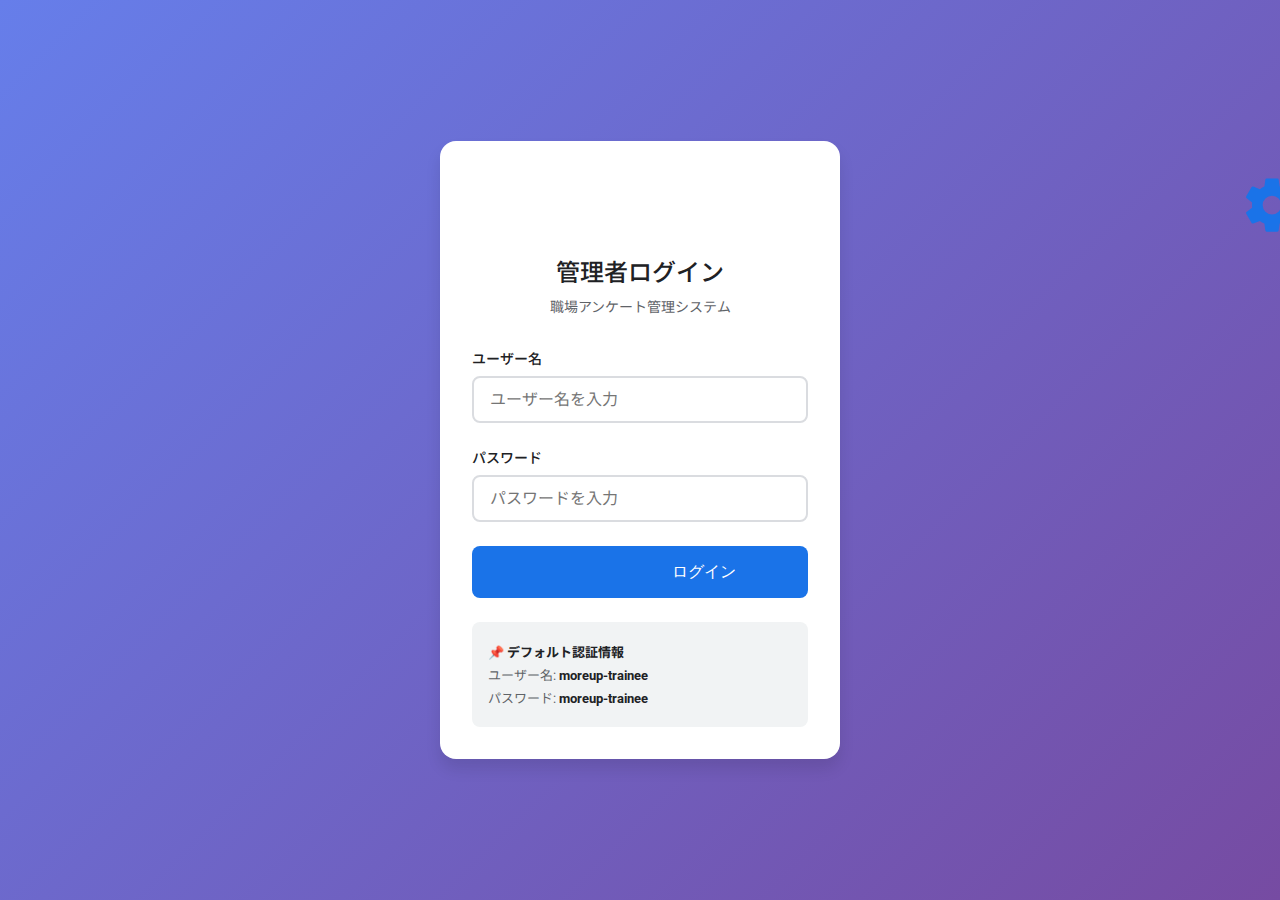
<file: admin-login.html>
<!DOCTYPE html>
<html lang="ja">
<head>
  <meta charset="UTF-8">
  <meta name="viewport" content="width=device-width, initial-scale=1.0">
  <title>管理者ログイン｜職場アンケート</title>
  
  <!-- Google Fonts -->
  <link href="https://fonts.googleapis.com/css2?family=Roboto:wght@300;400;500;700&family=Noto+Sans+JP:wght@300;400;500;700&display=swap" rel="stylesheet">
  
  <!-- Material Icons -->
  <link href="https://fonts.googleapis.com/icon?family=Material+Icons" rel="stylesheet">
  
  <style>
    /* ===========================
       グローバル設定
       =========================== */
    :root {
      --primary-color: #1a73e8;
      --primary-dark: #1557b0;
      --primary-light: #4285f4;
      --background: #f8f9fa;
      --surface: #ffffff;
      --text-primary: #202124;
      --text-secondary: #5f6368;
      --border-color: #dadce0;
      --shadow: rgba(0, 0, 0, 0.1);
      --error: #d93025;
      --spacing-md: 16px;
      --spacing-lg: 24px;
      --spacing-xl: 32px;
      --shadow-lg: 0 10px 15px rgba(0, 0, 0, 0.1);
      --transition: all 0.3s cubic-bezier(0.4, 0, 0.2, 1);
    }

    * {
      margin: 0;
      padding: 0;
      box-sizing: border-box;
    }

    body {
      font-family: 'Roboto', 'Noto Sans JP', sans-serif;
      background: linear-gradient(135deg, #667eea 0%, #764ba2 100%);
      min-height: 100vh;
      display: flex;
      justify-content: center;
      align-items: center;
      padding: var(--spacing-lg);
    }

    /* ===========================
       ログインカード
       =========================== */
    .login-container {
      background: var(--surface);
      border-radius: 16px;
      box-shadow: var(--shadow-lg);
      padding: var(--spacing-xl);
      max-width: 400px;
      width: 100%;
      animation: fadeInUp 0.6s ease-out;
    }

    .login-header {
      text-align: center;
      margin-bottom: var(--spacing-xl);
    }

    .login-icon {
      font-size: 64px;
      color: var(--primary-color);
      margin-bottom: var(--spacing-md);
    }

    .login-header h1 {
      font-size: 24px;
      font-weight: 500;
      color: var(--text-primary);
      margin-bottom: 8px;
    }

    .login-header p {
      font-size: 14px;
      color: var(--text-secondary);
    }

    /* ===========================
       フォーム
       =========================== */
    .form-group {
      margin-bottom: var(--spacing-lg);
    }

    .form-group label {
      display: block;
      font-size: 14px;
      font-weight: 500;
      color: var(--text-primary);
      margin-bottom: 8px;
    }

    .form-group input {
      width: 100%;
      padding: 12px 16px;
      border: 2px solid var(--border-color);
      border-radius: 8px;
      font-size: 16px;
      font-family: inherit;
      transition: var(--transition);
    }

    .form-group input:focus {
      outline: none;
      border-color: var(--primary-color);
      box-shadow: 0 0 0 3px rgba(26, 115, 232, 0.1);
    }

    /* ===========================
       エラーメッセージ
       =========================== */
    .error-message {
      display: none;
      background: #fce8e6;
      color: var(--error);
      padding: 12px 16px;
      border-radius: 8px;
      margin-bottom: var(--spacing-md);
      font-size: 14px;
      animation: shake 0.5s;
    }

    .error-message.show {
      display: block;
    }

    /* ===========================
       ログインボタン
       =========================== */
    .btn-login {
      width: 100%;
      background: var(--primary-color);
      color: white;
      border: none;
      border-radius: 8px;
      padding: 14px;
      font-size: 16px;
      font-weight: 500;
      cursor: pointer;
      transition: var(--transition);
      display: flex;
      align-items: center;
      justify-content: center;
      gap: 8px;
    }

    .btn-login:hover {
      background: var(--primary-dark);
      transform: translateY(-2px);
      box-shadow: var(--shadow-lg);
    }

    .btn-login:active {
      transform: translateY(0);
    }

    /* ===========================
       デフォルト認証情報
       =========================== */
    .default-credentials {
      margin-top: var(--spacing-lg);
      padding: var(--spacing-md);
      background: #f1f3f4;
      border-radius: 8px;
      font-size: 13px;
      color: var(--text-secondary);
    }

    .default-credentials p {
      margin: 4px 0;
    }

    .default-credentials strong {
      color: var(--text-primary);
    }

    /* ===========================
       アニメーション
       =========================== */
    @keyframes fadeInUp {
      from {
        opacity: 0;
        transform: translateY(20px);
      }
      to {
        opacity: 1;
        transform: translateY(0);
      }
    }

    @keyframes shake {
      0%, 100% { transform: translateX(0); }
      25% { transform: translateX(-10px); }
      75% { transform: translateX(10px); }
    }

    /* ===========================
       レスポンシブ
       =========================== */
    @media (max-width: 480px) {
      .login-container {
        padding: var(--spacing-lg);
      }

      .login-header h1 {
        font-size: 20px;
      }

      .login-icon {
        font-size: 48px;
      }
    }
  </style>
</head>
<body>

  <div class="login-container">
    <!-- ヘッダー -->
    <div class="login-header">
      <div class="material-icons login-icon">admin_panel_settings</div>
      <h1>管理者ログイン</h1>
      <p>職場アンケート管理システム</p>
    </div>

    <!-- エラーメッセージ -->
    <div class="error-message" id="errorMessage">
      <span class="material-icons" style="vertical-align: middle; font-size: 18px;">error</span>
      ユーザー名またはパスワードが正しくありません
    </div>

    <!-- ログインフォーム -->
    <form id="loginForm" onsubmit="handleLogin(event)">
      <div class="form-group">
        <label for="username">ユーザー名</label>
        <input 
          type="text" 
          id="username" 
          name="username" 
          placeholder="ユーザー名を入力"
          required
          autocomplete="username"
        >
      </div>

      <div class="form-group">
        <label for="password">パスワード</label>
        <input 
          type="password" 
          id="password" 
          name="password" 
          placeholder="パスワードを入力"
          required
          autocomplete="current-password"
        >
      </div>

      <button type="submit" class="btn-login">
        <span class="material-icons">login</span>
        ログイン
      </button>
    </form>

    <!-- デフォルト認証情報（開発用） -->
    <div class="default-credentials">
      <p>📌 <strong>デフォルト認証情報</strong></p>
      <p>ユーザー名: <strong>moreup-trainee</strong></p>
      <p>パスワード: <strong>moreup-trainee</strong></p>
    </div>
  </div>

  <script>
    // ===========================
    // ログイン処理
    // ===========================
    function handleLogin(event) {
      event.preventDefault();
      
      const username = document.getElementById('username').value.trim();
      const password = document.getElementById('password').value.trim();
      const errorMessage = document.getElementById('errorMessage');
      
      // デフォルト認証情報
      const validUsername = 'moreup-trainee';
      const validPassword = 'moreup-trainee';
      
      if (username === validUsername && password === validPassword) {
        // ログイン成功
        sessionStorage.setItem('adminLoggedIn', 'true');
        sessionStorage.setItem('adminUsername', username);
        sessionStorage.setItem('loginTime', new Date().toISOString());
        
        // 管理画面へリダイレクト
        window.location.href = 'admin-dashboard.html';
      } else {
        // ログイン失敗
        errorMessage.classList.add('show');
        
        // 3秒後にエラーメッセージを非表示
        setTimeout(() => {
          errorMessage.classList.remove('show');
        }, 3000);
        
        // パスワードフィールドをクリア
        document.getElementById('password').value = '';
      }
    }

    // ===========================
    // すでにログイン済みの場合
    // ===========================
    window.addEventListener('DOMContentLoaded', () => {
      const isLoggedIn = sessionStorage.getItem('adminLoggedIn');
      
      if (isLoggedIn === 'true') {
        // すでにログイン済みの場合は管理画面へリダイレクト
        window.location.href = 'admin-dashboard.html';
      }
    });

    // ===========================
    // Enterキーでログイン
    // ===========================
    document.getElementById('password').addEventListener('keypress', (e) => {
      if (e.key === 'Enter') {
        document.getElementById('loginForm').dispatchEvent(new Event('submit'));
      }
    });
  </script>

</body>
</html>
</file>
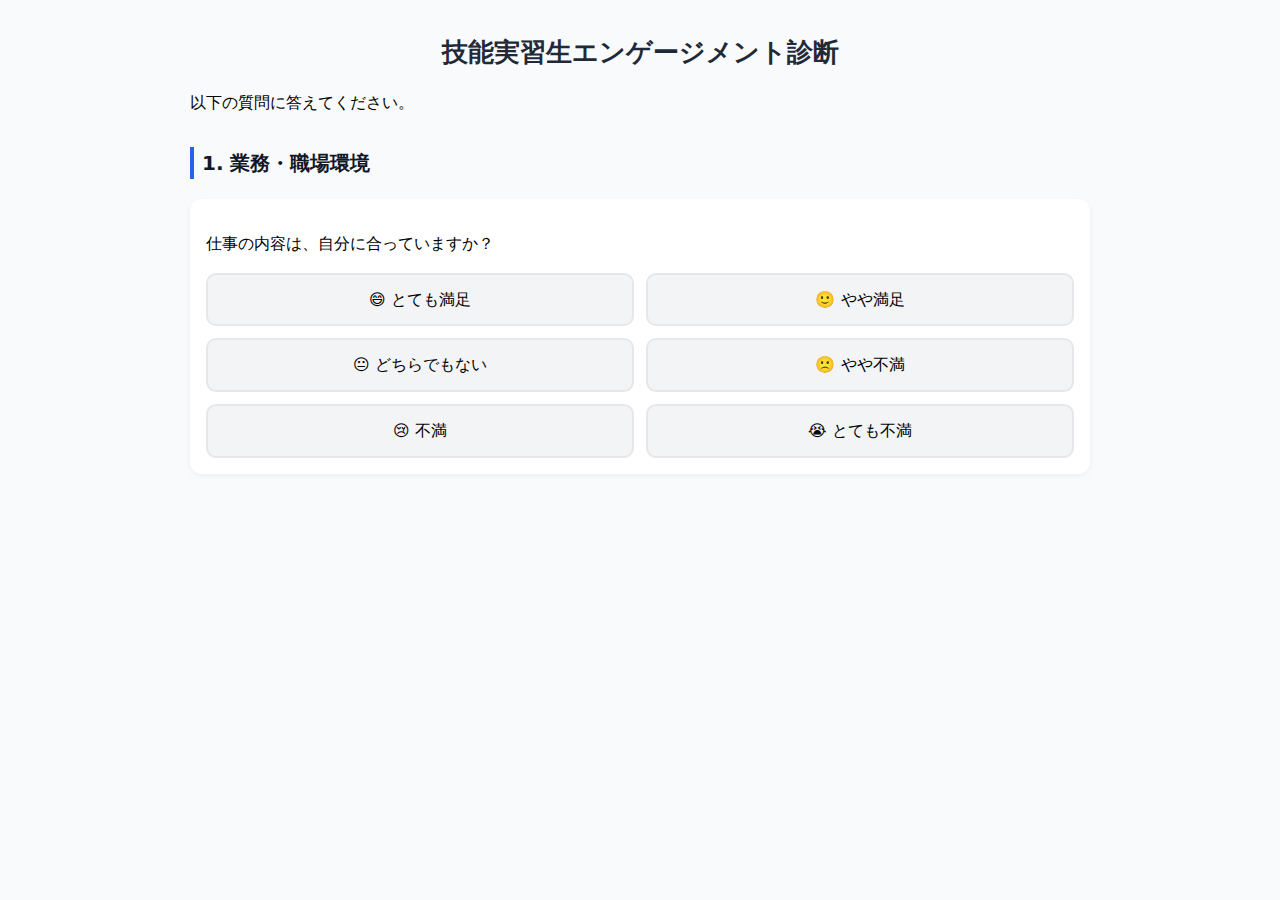
<file: trainee-index.html>
<!DOCTYPE html>
<html lang="ja">
<head>
  <meta charset="UTF-8">
  <title>技能実習生エンゲージメント診断</title>
  <style>
    body {
      font-family: system-ui, -apple-system, "Segoe UI", Roboto, "Helvetica Neue", Arial, "Noto Sans JP", sans-serif;
      max-width: 900px;
      margin: 32px auto;
      padding: 0 16px;
      line-height: 1.6;
      background-color: #f9fafb;
    }
    h1 {
      font-size: 26px;
      margin-bottom: 12px;
      text-align: center;
      color: #1f2937;
    }
    h2 {
      margin-top: 32px;
      font-size: 20px;
      border-left: 4px solid #2563eb;
      padding-left: 8px;
      color: #111827;
    }
    .question {
      margin: 20px 0;
      padding: 16px;
      background: #ffffff;
      border-radius: 12px;
      box-shadow: 0 2px 6px rgba(0,0,0,0.05);
    }
    .options {
      display: grid;
      grid-template-columns: repeat(2, 1fr);
      gap: 12px;
      margin-top: 12px;
    }
    .option {
      text-align: center;
      cursor: pointer;
      border: 2px solid #e5e7eb;
      border-radius: 10px;
      padding: 12px;
      transition: border-color 0.2s ease, background-color 0.2s ease, transform 0.1s ease;
      user-select: none;
      background-color: #f3f4f6;
    }
    .option:hover {
      border-color: #9ca3af;
      background-color: #e5e7eb;
    }
    .option:active {
      transform: scale(0.97);
    }
    .selected {
      border-color: #2563eb;
      background-color: #dbeafe;
    }
    .result {
      margin-top: 10px;
      padding: 8px;
      background: #eff6ff;
      border-radius: 8px;
      font-weight: 600;
      display: none;
      color: #1e40af;
    }
  </style>
</head>
<body>
  <h1>技能実習生エンゲージメント診断</h1>
  <p class="subtitle">以下の質問に答えてください。</p>

  <!-- ここに全設問を並べる（前回の確定版リストをそのまま） -->
  <!-- 例: -->
  <h2>1. 業務・職場環境</h2>
  <div class="question" data-type="positive">
    <p>仕事の内容は、自分に合っていますか？</p>
    <div class="options"></div>
    <div class="result"></div>
  </div>
  <!-- 以下、確定版リストの全設問を同じ構造で追加 -->

  <script>
    const positiveOptions = [
      {emoji:"😄", label:"とても満足", score:6},
      {emoji:"🙂", label:"やや満足", score:5},
      {emoji:"😐", label:"どちらでもない", score:4},
      {emoji:"🙁", label:"やや不満", score:3},
      {emoji:"😢", label:"不満", score:2},
      {emoji:"😭", label:"とても不満", score:1},
    ];

    const negativeOptions = [
      {emoji:"😄", label:"全くない", score:6},
      {emoji:"🙂", label:"ほとんどない", score:5},
      {emoji:"😐", label:"時々ある", score:4},
      {emoji:"🙁", label:"よくある", score:3},
      {emoji:"😢", label:"かなりある", score:2},
      {emoji:"😭", label:"いつもある", score:1},
    ];

    document.querySelectorAll('.question').forEach(q => {
      const type = q.dataset.type;
      const options = type === "positive" ? positiveOptions : negativeOptions;
      const container = q.querySelector('.options');
      const resultEl = q.querySelector('.result');

      options.forEach(opt => {
        const div = document.createElement('div');
        div.className = "option";
        div.textContent = `${opt.emoji} ${opt.label}`;
        div.addEventListener('click', () => {
          [...container.children].forEach(c => c.classList.remove('selected'));
          div.classList.add('selected');
          resultEl.textContent = `選択: ${opt.label}（${opt.score}点）`;
          resultEl.style.display = 'block';
        });
        container.appendChild(div);
      });
    });
  </script>
</body>
</html>
</file>
